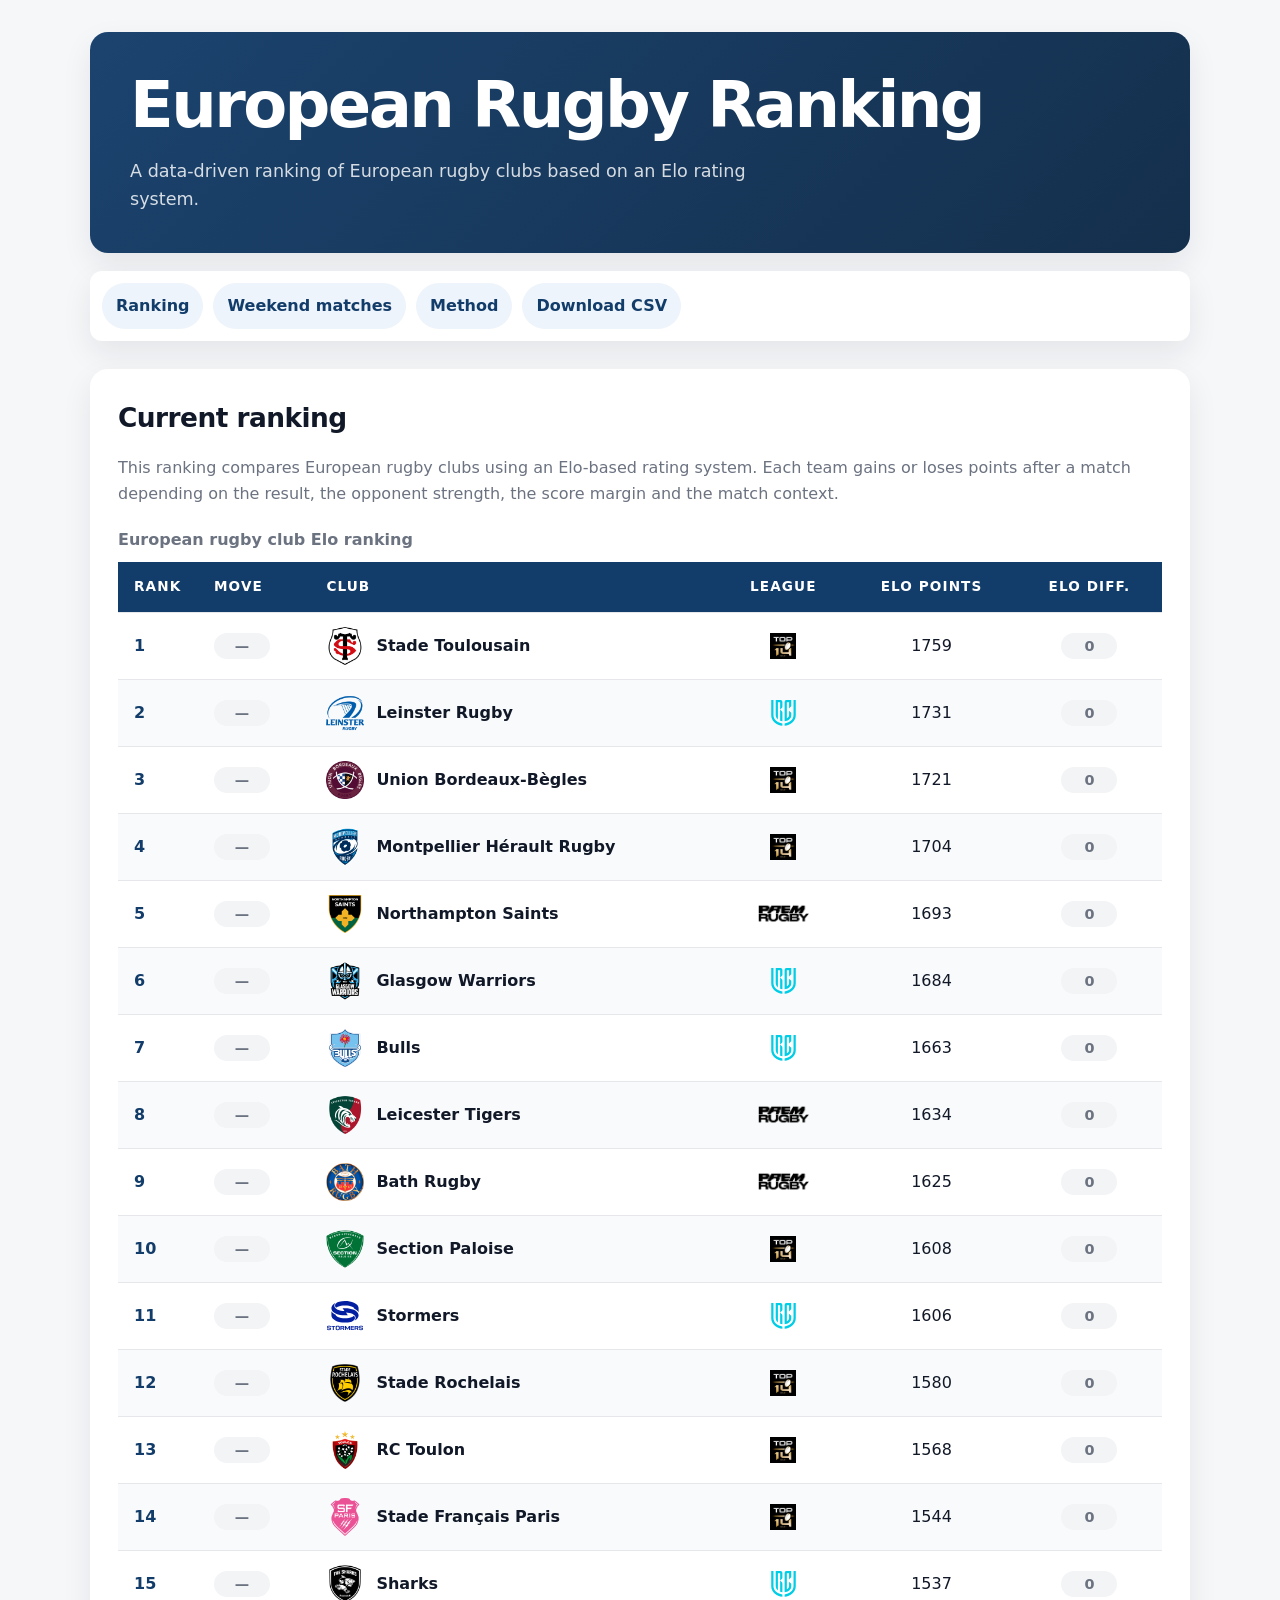
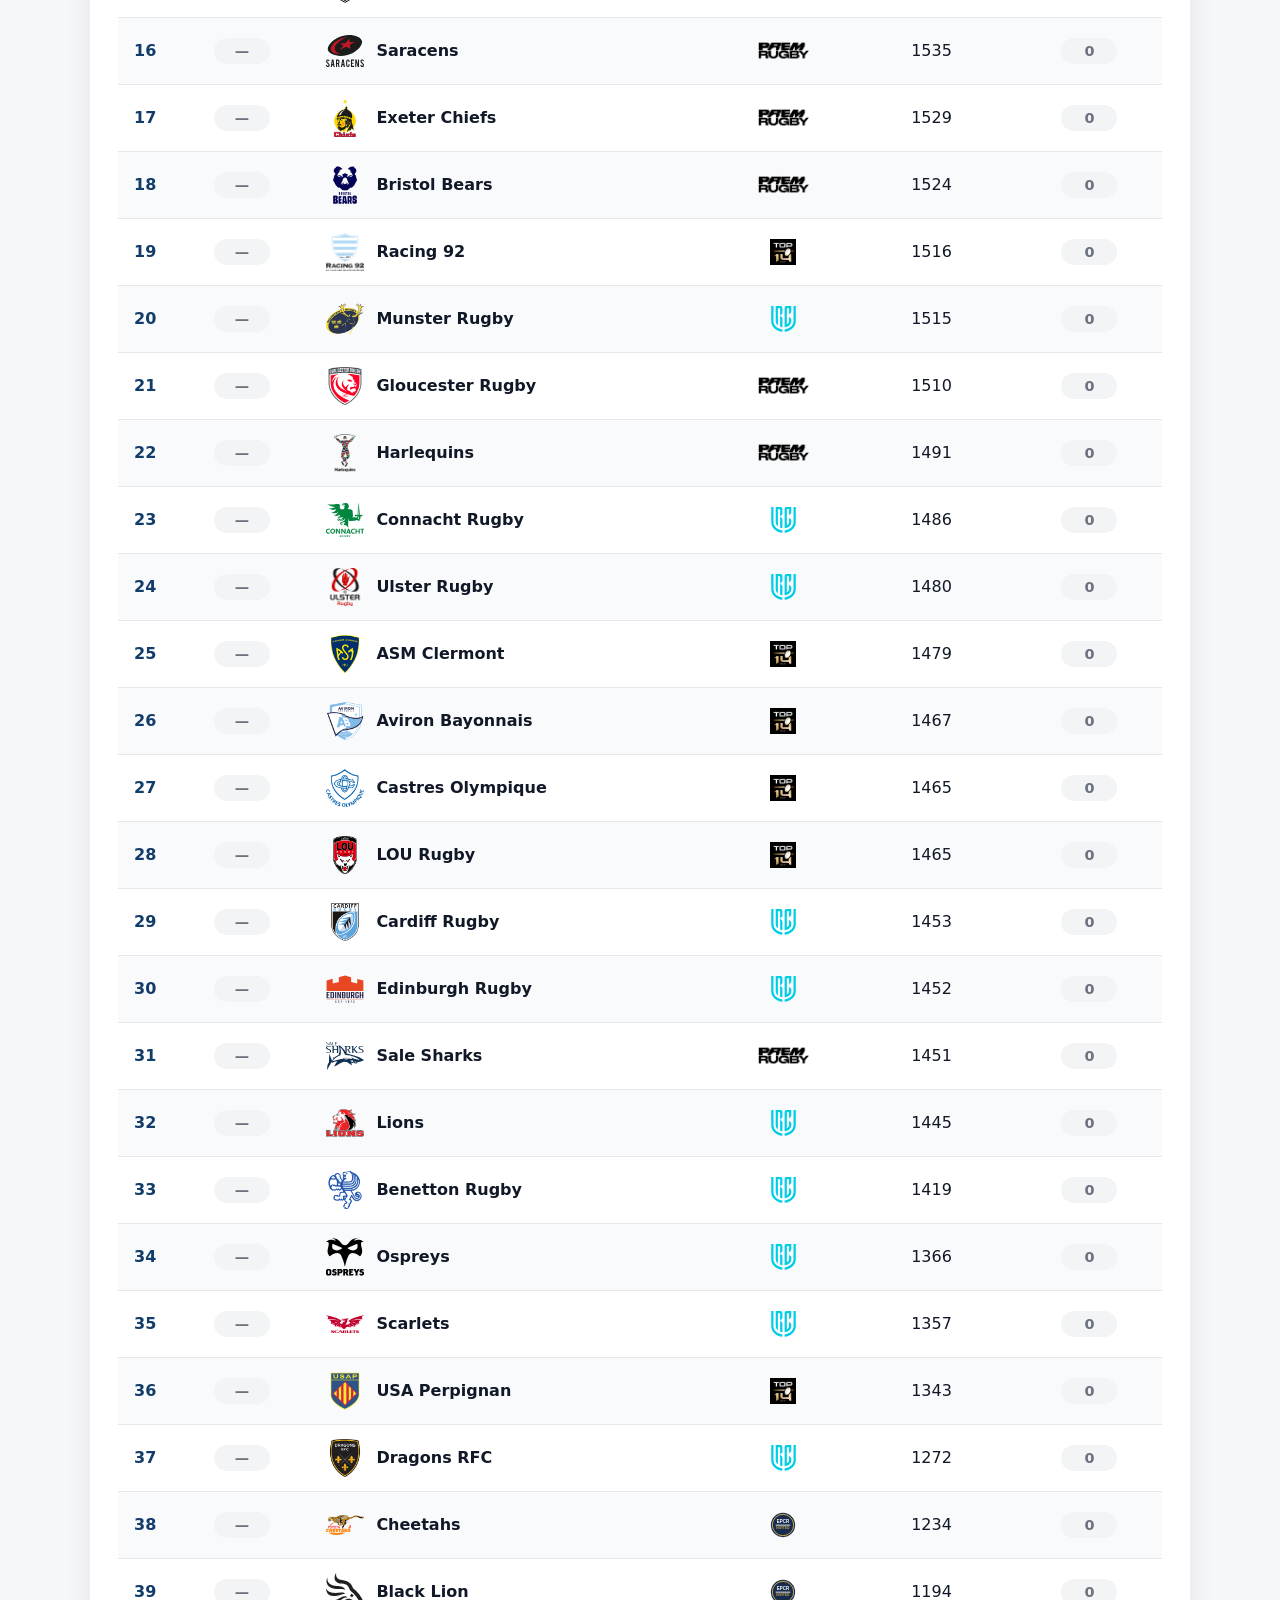
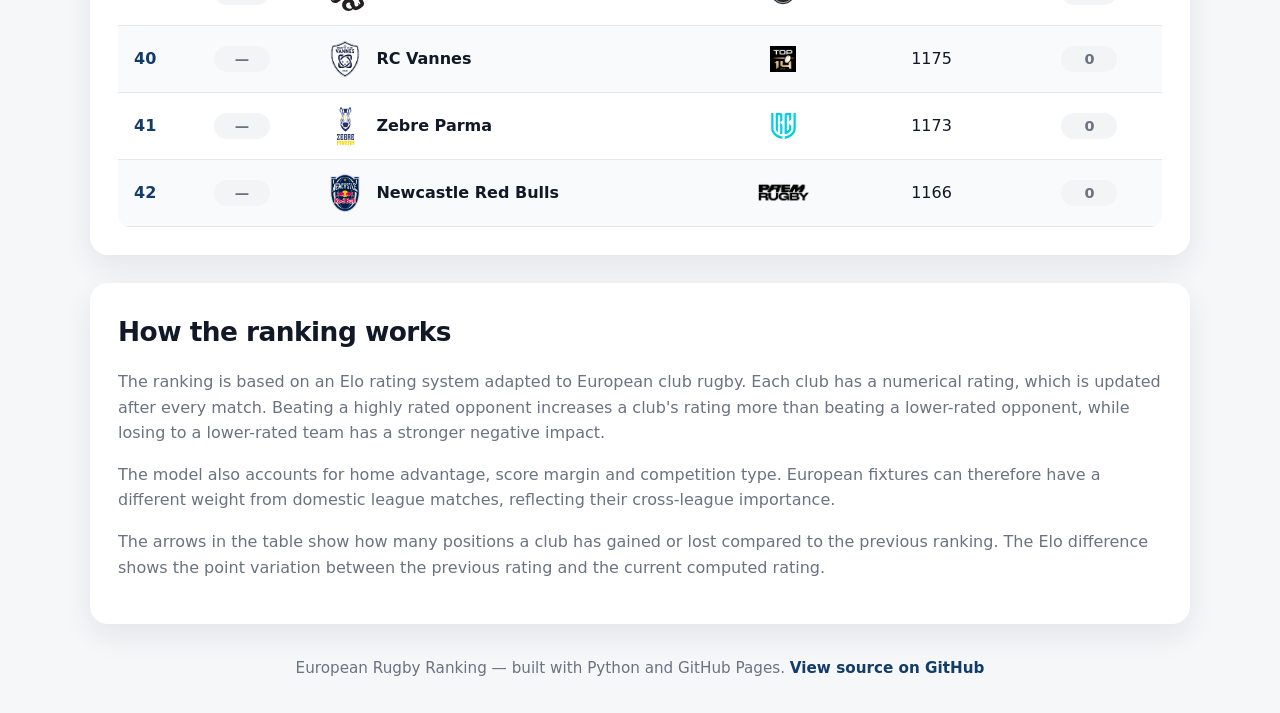
<file: docs/index.html>
<!DOCTYPE html>
<html lang="en">
<head>
  <meta charset="UTF-8">

  <meta name="viewport" content="width=device-width, initial-scale=1.0">

  <title>European Rugby Ranking</title>

  <meta
    name="description"
    content="European rugby club ranking based on an Elo rating system."
  >

  <link rel="stylesheet" href="assets/css/style.css">
</head>

<body>
  <header>
    <h1>European Rugby Ranking</h1>

    <p>
      A data-driven ranking of European rugby clubs based on an Elo rating
      system.
    </p>
  </header>

  <nav aria-label="Main navigation">
    <ul>
      <li><a href="#ranking">Ranking</a></li>
      <li><a href="live.html">Weekend matches</a></li>
      <li><a href="#method">Method</a></li>
      <li><a href="data/rankings.csv">Download CSV</a></li>
    </ul>
  </nav>

  <main>
    <section id="ranking">
      <h2>Current ranking</h2>

      <p>
        This ranking compares European rugby clubs using an Elo-based rating system.
        Each team gains or loses points after a match depending on the result, the
        opponent strength, the score margin and the match context.
      </p>

      <table>
        <caption>
          European rugby club Elo ranking
        </caption>

        <thead>
          <tr>
            <th scope="col">Rank</th>
            <th scope="col">Move</th>
            <th scope="col">Club</th>
            <th scope="col">League</th>
            <th scope="col">Elo points</th>
            <th scope="col">Elo diff.</th>
          </tr>
        </thead>

        <tbody id="ranking-table-body">
          <tr>
            <td colspan="6">
              Ranking data will be loaded here.
            </td>
          </tr>
        </tbody>
      </table>
    </section>

    <section id="method">
      <h2>How the ranking works</h2>

      <p>
        The ranking is based on an Elo rating system adapted to European club
        rugby. Each club has a numerical rating, which is updated after every
        match. Beating a highly rated opponent increases a club's rating more than
        beating a lower-rated opponent, while losing to a lower-rated team has a
        stronger negative impact.
      </p>

      <p>
        The model also accounts for home advantage, score margin and competition
        type. European fixtures can therefore have a different weight from domestic
        league matches, reflecting their cross-league importance.
      </p>

      <p>
        The arrows in the table show how many positions a club has gained or lost
        compared to the previous ranking. The Elo difference shows the point
        variation between the previous rating and the current computed rating.
      </p>
    </section>
  </main>

  <footer>
    <p>
      European Rugby Ranking — built with Python and GitHub Pages.
      <a href="https://github.com/aymft/EuropeanRugbyRanking" target="_blank" rel="noopener noreferrer">
        View source on GitHub
      </a>
    </p>
  </footer>
  <script src="assets/js/app.js"></script>
</body>
</html>
</file>
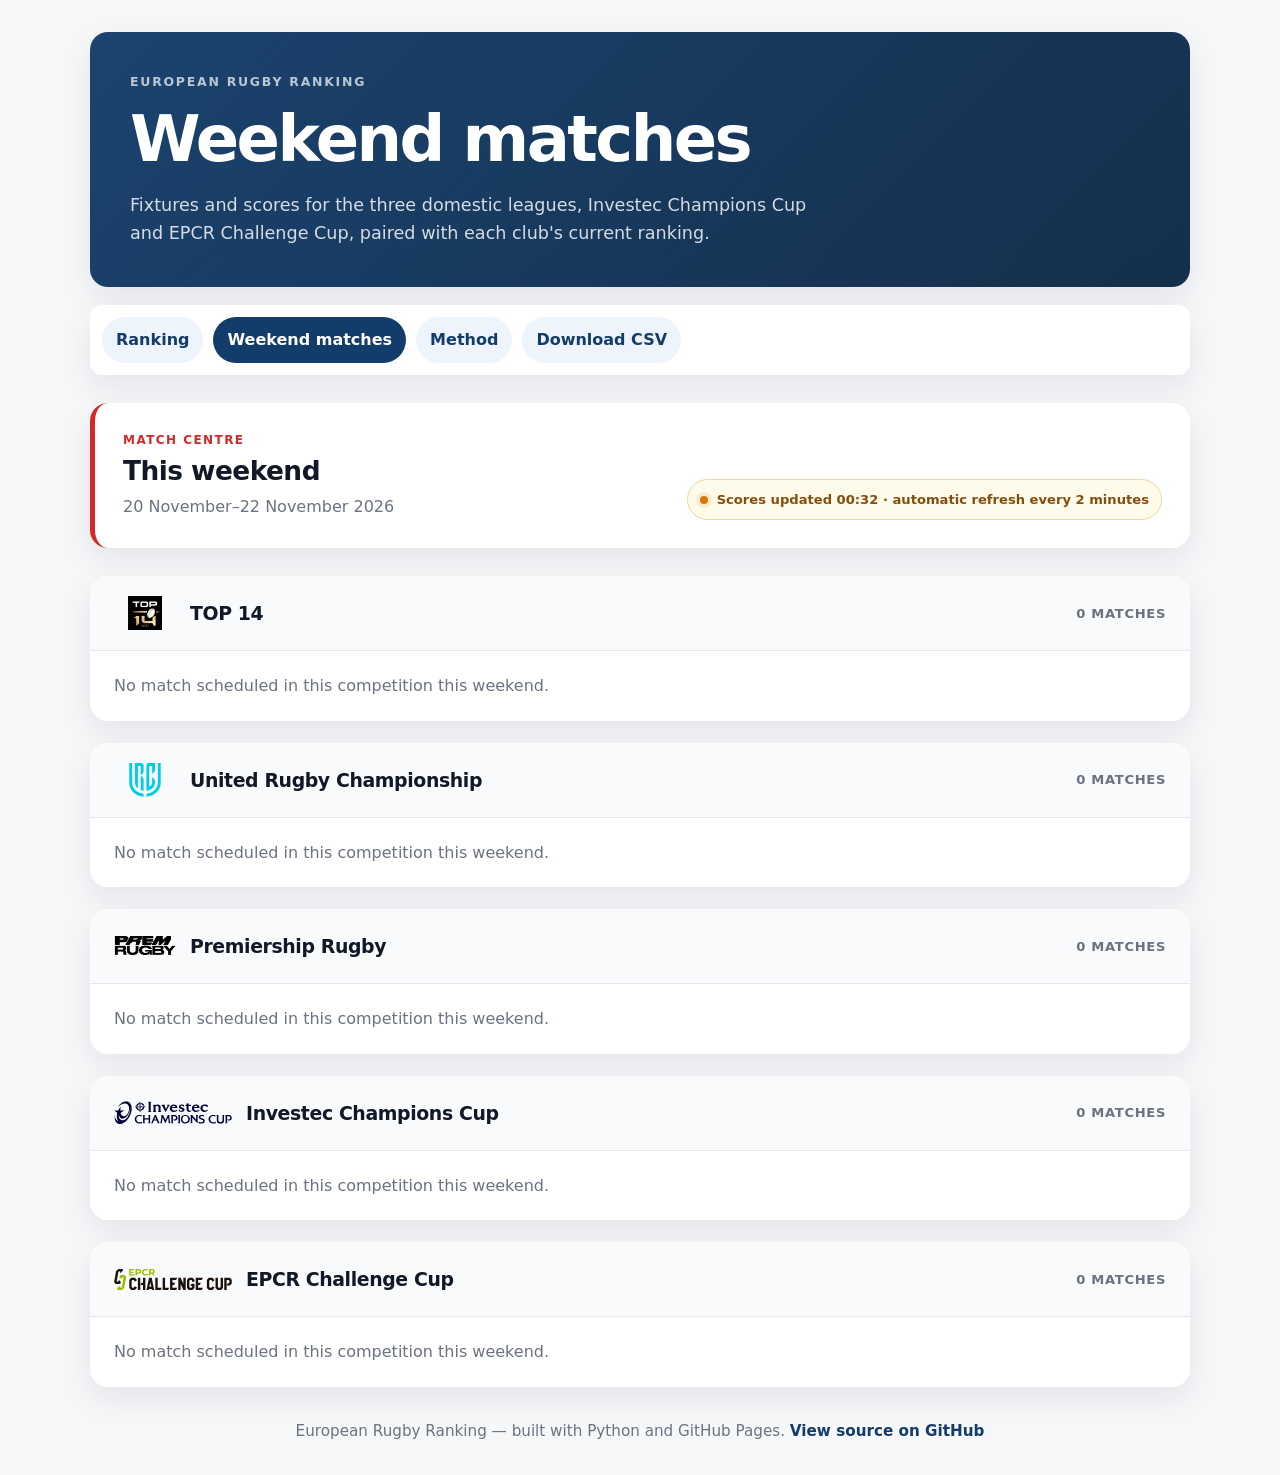
<file: docs/live.html>
<!DOCTYPE html>
<html lang="en">
<head>
  <meta charset="UTF-8">
  <meta name="viewport" content="width=device-width, initial-scale=1.0">

  <title>Weekend Matches | European Rugby Ranking</title>
  <meta
    name="description"
    content="Weekend fixtures and automatically refreshed scores for TOP 14, URC, Premiership Rugby, Champions Cup and Challenge Cup, with club rankings."
  >

  <link rel="stylesheet" href="assets/css/style.css">
</head>

<body>
  <header class="live-hero">
    <p class="eyebrow">European Rugby Ranking</p>
    <h1>Weekend matches</h1>
    <p>
      Fixtures and scores for the three domestic leagues, Investec Champions
      Cup and EPCR Challenge Cup, paired with each club's current ranking.
    </p>
  </header>

  <nav aria-label="Main navigation">
    <ul>
      <li><a href="index.html">Ranking</a></li>
      <li><a href="live.html" class="is-active" aria-current="page">Weekend matches</a></li>
      <li><a href="index.html#method">Method</a></li>
      <li><a href="data/rankings.csv">Download CSV</a></li>
    </ul>
  </nav>

  <main>
    <section class="weekend-overview" aria-labelledby="weekend-title">
      <div>
        <p class="section-label">Match centre</p>
        <h2 id="weekend-title">This weekend</h2>
        <p id="weekend-range">Loading the weekend programme…</p>
      </div>

      <div class="live-update" id="live-update" role="status" aria-live="polite">
        <span class="update-dot" aria-hidden="true"></span>
        <span id="live-meta">Loading scores…</span>
      </div>
    </section>

    <div id="live-results" class="live-results" aria-live="polite" aria-busy="true">
      <section class="competition-block loading-block">
        <p>Loading matches and rankings…</p>
      </section>
    </div>

  </main>

  <footer>
    <p>
      European Rugby Ranking — built with Python and GitHub Pages.
      <a href="https://github.com/aymft/EuropeanRugbyRanking" target="_blank" rel="noopener noreferrer">
        View source on GitHub
      </a>
    </p>
  </footer>

  <script src="assets/js/live.js"></script>
</body>
</html>
</file>
<file: docs/assets/css/style.css>
/* =========================
   Variables
   ========================= */

:root {
  --color-bg: #f6f7f9;
  --color-surface: #ffffff;
  --color-text: #111827;
  --color-muted: #6b7280;
  --color-border: #e5e7eb;
  --color-primary: #123c69;
  --color-primary-dark: #0b2745;
  --color-accent: #d62828;

  --font-main: system-ui, -apple-system, BlinkMacSystemFont, "Segoe UI", sans-serif;

  --radius-lg: 18px;
  --radius-md: 12px;

  --shadow-soft: 0 12px 30px rgba(15, 23, 42, 0.08);
}


/* =========================
   Base
   ========================= */

* {
  box-sizing: border-box;
}

html {
  scroll-behavior: smooth;
}

body {
  margin: 0;
  font-family: var(--font-main);
  background: var(--color-bg);
  color: var(--color-text);
  line-height: 1.6;
}

a {
  color: inherit;
}


/* =========================
   Page layout
   ========================= */

header,
nav,
main,
footer {
  width: min(1100px, calc(100% - 32px));
  margin-inline: auto;
}

header {
  margin-top: 32px;
  padding: 40px;
  border-radius: var(--radius-lg);
  background:
    linear-gradient(135deg, rgba(18, 60, 105, 0.96), rgba(11, 39, 69, 0.96));
  color: white;
  box-shadow: var(--shadow-soft);
}

header h1 {
  margin: 0;
  font-size: clamp(2rem, 5vw, 4rem);
  line-height: 1.05;
  letter-spacing: -0.04em;
}

header p {
  max-width: 680px;
  margin: 18px 0 0;
  color: rgba(255, 255, 255, 0.82);
  font-size: 1.1rem;
}

main {
  margin-top: 28px;
}

section {
  margin-bottom: 28px;
  padding: 28px;
  border-radius: var(--radius-lg);
  background: var(--color-surface);
  box-shadow: var(--shadow-soft);
}

section h2 {
  margin-top: 0;
  margin-bottom: 10px;
  font-size: 1.65rem;
  letter-spacing: -0.02em;
}

section p {
  color: var(--color-muted);
}


/* =========================
   Navigation
   ========================= */

nav {
  margin-top: 18px;
  padding: 12px;
  border-radius: var(--radius-md);
  background: var(--color-surface);
  box-shadow: var(--shadow-soft);
}

nav ul {
  display: flex;
  flex-wrap: wrap;
  gap: 10px;
  padding: 0;
  margin: 0;
  list-style: none;
}

nav a {
  display: inline-block;
  padding: 10px 14px;
  border-radius: 999px;
  text-decoration: none;
  font-weight: 650;
  color: var(--color-primary);
  background: #eef4fb;
  transition: background 0.2s ease, transform 0.2s ease;
}

nav a:hover {
  background: #dceaf7;
  transform: translateY(-1px);
}

nav a.is-active {
  color: white;
  background: var(--color-primary);
}


/* =========================
   Ranking table
   ========================= */

table {
  width: 100%;
  border-collapse: collapse;
  margin-top: 20px;
  overflow: hidden;
  border-radius: var(--radius-md);
}

caption {
  text-align: left;
  margin-bottom: 10px;
  color: var(--color-muted);
  font-weight: 600;
}

thead {
  background: var(--color-primary);
  color: white;
}

th,
td {
  padding: 14px 16px;
  text-align: left;
  border-bottom: 1px solid var(--color-border);
}

th {
  font-size: 0.85rem;
  text-transform: uppercase;
  letter-spacing: 0.08em;
}

tbody tr {
  background: white;
}

tbody tr:nth-child(even) {
  background: #f9fafb;
}

tbody tr:hover {
  background: #eef4fb;
}

td:first-child {
  width: 80px;
  font-weight: 700;
  color: var(--color-primary);
}

td:last-child {
  font-weight: 700;
}


/* =========================
   Footer
   ========================= */

footer {
  margin-top: 32px;
  margin-bottom: 32px;
  color: var(--color-muted);
  text-align: center;
  font-size: 0.95rem;
}


/* =========================
   Responsive
   ========================= */

@media (max-width: 700px) {
  header {
    padding: 28px;
  }

  section {
    padding: 20px;
  }

  nav ul {
    flex-direction: column;
  }

  nav a {
    width: 100%;
    text-align: center;
  }

  table {
    font-size: 0.92rem;
  }

  th,
  td {
    padding: 10px 8px;
  }

  td:first-child {
    width: 48px;
  }
}


/* =========================
   Team logos and ranking indicators
   ========================= */

.team-cell {
  display: flex;
  align-items: center;
  gap: 12px;
  min-width: 260px;
}

.team-logo {
  display: block !important;
  width: 38px !important;
  height: 38px !important;
  max-width: 38px !important;
  max-height: 38px !important;
  min-width: 38px !important;
  min-height: 38px !important;
  flex: 0 0 38px !important;

  padding: 0;
  box-sizing: border-box;

  object-fit: contain;
  object-position: center;

  border-radius: 0;
  border: none;
  background: transparent;
  box-shadow: none;
  filter: none;
}

.team-logo-placeholder {
  display: inline-flex;
  align-items: center;
  justify-content: center;
  width: 34px;
  height: 34px;
  min-width: 34px;
  flex: 0 0 34px;
  border-radius: 50%;
  background: #e8eef6;
  color: var(--color-primary);
  font-size: 0.72rem;
  font-weight: 800;
  letter-spacing: 0.04em;
}

.team-name {
  font-weight: 650;
  white-space: normal;
}

.rank-change,
.points-change {
  display: inline-flex;
  align-items: center;
  justify-content: center;
  min-width: 56px;
  padding: 6px 10px;
  border-radius: 999px;
  font-weight: 800;
  font-size: 0.9rem;
  line-height: 1;
}

.rank-change-up,
.points-change-positive {
  color: #137333 !important;
  background: #e6f4ea !important;
}

.rank-change-down,
.points-change-negative {
  color: #b3261e !important;
  background: #fce8e6 !important;
}

.rank-change-neutral,
.points-change-neutral {
  color: #6b7280 !important;
  background: #f3f4f6 !important;
}

/* =========================
   League logos
   ========================= */

.league-cell {
  display: flex;
  align-items: center;
  justify-content: center;
}

.league-logo {
  display: block;
  width: 54px;
  height: 26px;
  max-width: 54px;
  max-height: 26px;
  object-fit: contain;
  object-position: center;
}

.league-fallback {
  display: inline-flex;
  align-items: center;
  justify-content: center;
  min-width: 54px;
  padding: 5px 8px;
  border-radius: 999px;
  background: #f3f4f6;
  color: #4b5563;
  font-size: 0.72rem;
  font-weight: 800;
  letter-spacing: 0.04em;
}

/* =========================
   Column alignment
   ========================= */

/* League column */
th:nth-child(4),
td:nth-child(4) {
  text-align: center;
}

/* Elo points column */
th:nth-child(5),
td:nth-child(5) {
  text-align: center;
}

/* Elo diff column */
th:nth-child(6),
td:nth-child(6) {
  text-align: center;
}

/* Ensure league logo is centered inside its cell */
.league-cell {
  display: flex;
  align-items: center;
  justify-content: center;
  width: 100%;
}

/* Ensure Elo diff badge is centered inside its cell */
td:nth-child(6) {
  vertical-align: middle;
}

/* =========================
   Footer links
   ========================= */

footer a {
  color: var(--color-primary);
  font-weight: 650;
  text-decoration: none;
}

footer a:hover {
  text-decoration: underline;
}

/* =========================
   Weekend match centre
   ========================= */

.live-hero .eyebrow {
  margin: 0 0 14px;
  color: rgba(255, 255, 255, 0.7);
  font-size: 0.78rem;
  font-weight: 800;
  letter-spacing: 0.14em;
  text-transform: uppercase;
}

.weekend-overview {
  display: flex;
  align-items: flex-end;
  justify-content: space-between;
  gap: 24px;
  border-left: 5px solid var(--color-accent);
}

.weekend-overview h2 {
  margin-bottom: 2px;
}

.weekend-overview p {
  margin: 0;
}

.section-label {
  color: var(--color-accent) !important;
  font-size: 0.75rem;
  font-weight: 800;
  letter-spacing: 0.12em;
  text-transform: uppercase;
}

.live-update {
  display: inline-flex;
  align-items: center;
  gap: 9px;
  flex: 0 0 auto;
  padding: 9px 12px;
  border: 1px solid #b9dec7;
  border-radius: 999px;
  color: #166534;
  background: #effaf3;
  font-size: 0.82rem;
  font-weight: 700;
}

.live-update.is-stale {
  border-color: #f0d59f;
  color: #854d0e;
  background: #fffbeb;
}

.update-dot {
  width: 8px;
  height: 8px;
  border-radius: 50%;
  background: #16a34a;
  box-shadow: 0 0 0 4px rgba(22, 163, 74, 0.12);
}

.live-update.is-stale .update-dot {
  background: #d97706;
  box-shadow: 0 0 0 4px rgba(217, 119, 6, 0.12);
}

.live-results {
  display: grid;
  gap: 22px;
}

.competition-block {
  margin-bottom: 0;
  padding: 0;
  overflow: hidden;
}

.competition-heading {
  display: flex;
  align-items: center;
  justify-content: space-between;
  gap: 20px;
  padding: 20px 24px;
  border-bottom: 1px solid var(--color-border);
  background: #f9fafb;
}

.competition-identity {
  display: flex;
  align-items: center;
  gap: 14px;
}

.competition-logo {
  width: 62px;
  height: 34px;
  object-fit: contain;
}

.competition-logo-wide {
  width: 118px;
}

.competition-title {
  margin: 0;
  font-size: 1.18rem;
}

.competition-count {
  color: var(--color-muted);
  font-size: 0.82rem;
  font-weight: 750;
  text-transform: uppercase;
  letter-spacing: 0.05em;
}

.match-list {
  padding: 0 24px;
}

.match-card {
  padding: 20px 0 22px;
  border-bottom: 1px solid var(--color-border);
}

.match-card:last-child {
  border-bottom: 0;
}

.match-meta {
  display: flex;
  align-items: center;
  justify-content: center;
  flex-wrap: wrap;
  gap: 8px 14px;
  margin-bottom: 14px;
  color: var(--color-muted);
  font-size: 0.8rem;
}

.match-kickoff {
  color: var(--color-text);
  font-weight: 750;
}

.match-venue::before {
  content: "·";
  margin-right: 14px;
}

.match-status {
  padding: 3px 7px;
  border-radius: 4px;
  font-size: 0.67rem;
  font-weight: 850;
  letter-spacing: 0.08em;
}

.status-live {
  color: white;
  background: var(--color-accent);
}

.status-finished {
  color: #374151;
  background: #e5e7eb;
}

.status-scheduled {
  color: var(--color-primary);
  background: #e6eff8;
}

.status-unknown {
  color: #854d0e;
  background: #fef3c7;
}

.matchup {
  display: grid;
  grid-template-columns: minmax(0, 1fr) 104px minmax(0, 1fr);
  align-items: center;
  gap: 18px;
}

.match-team {
  display: flex;
  align-items: center;
  gap: 14px;
  min-width: 0;
}

.match-team-home {
  justify-content: flex-end;
  text-align: right;
}

.match-team-away {
  justify-content: flex-start;
  text-align: left;
}

.match-team-details {
  min-width: 0;
}

.match-team-logo-wrap {
  display: grid;
  place-items: center;
  width: 58px;
  height: 58px;
  flex: 0 0 58px;
}

.match-team-logo {
  display: block;
  width: 100%;
  height: 100%;
  object-fit: contain;
}

.match-team-logo-fallback {
  display: grid;
  place-items: center;
  width: 48px;
  height: 48px;
  border-radius: 50%;
  color: var(--color-primary);
  background: #e8eef6;
  font-size: 0.72rem;
  font-weight: 850;
}

.match-rank {
  display: inline-block;
  margin-bottom: 4px;
  color: var(--color-primary);
  font-size: 0.78rem;
  font-weight: 850;
  letter-spacing: 0.04em;
}

.match-rank-unavailable {
  color: var(--color-muted);
  font-weight: 650;
}

.match-team-name {
  font-size: 1rem;
  font-weight: 750;
  line-height: 1.3;
}

.match-score {
  color: var(--color-primary-dark);
  font-size: clamp(1.45rem, 3vw, 2.15rem);
  font-weight: 900;
  letter-spacing: -0.04em;
  text-align: center;
}

.empty-message,
.data-warning {
  margin: 0;
  padding: 22px 24px;
  color: var(--color-muted);
}

.data-warning {
  border-bottom: 1px solid #f0d59f;
  color: #854d0e;
  background: #fffbeb;
}

.loading-block {
  padding: 24px;
}

.loading-block p {
  margin: 0;
}

@media (max-width: 700px) {
  .weekend-overview {
    align-items: flex-start;
    flex-direction: column;
  }

  .live-update {
    white-space: normal;
  }

  .competition-heading {
    padding: 17px 18px;
  }

  .competition-logo {
    width: 52px;
    height: 30px;
  }

  .competition-logo-wide {
    width: 96px;
  }

  .competition-count {
    display: none;
  }

  .match-list {
    padding: 0 16px;
  }

  .matchup {
    grid-template-columns: minmax(0, 1fr) 56px minmax(0, 1fr);
    gap: 8px;
  }

  .match-team {
    flex-direction: column;
    gap: 8px;
    text-align: center;
  }

  .match-team-home,
  .match-team-away {
    justify-content: center;
  }

  .match-team-logo-wrap {
    order: 0;
    width: 48px;
    height: 48px;
    flex-basis: 48px;
  }

  .match-team-details {
    order: 1;
  }

  .match-team-name {
    font-size: 0.85rem;
  }

  .match-score {
    font-size: 1.35rem;
  }

  .match-venue {
    flex-basis: 100%;
    text-align: center;
  }

  .match-venue::before {
    content: "";
    margin-right: 0;
  }
}
</file>
